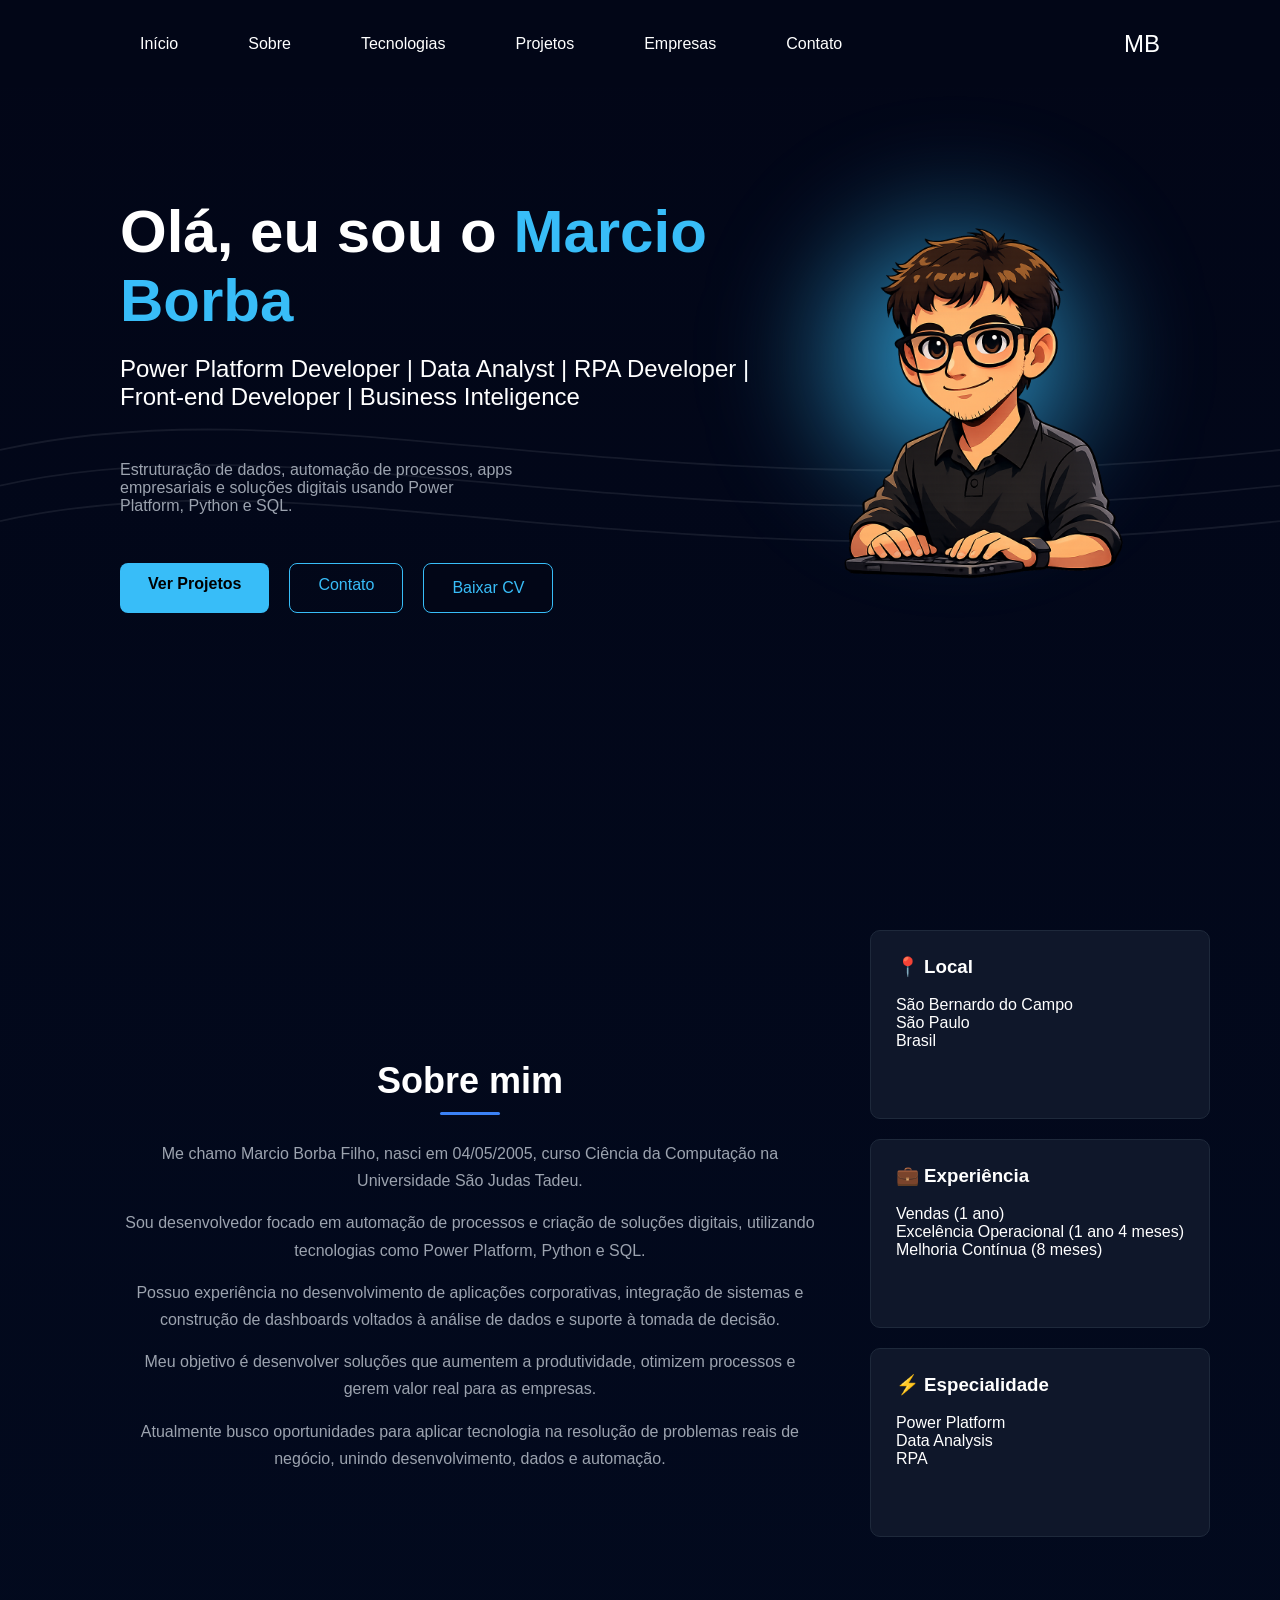
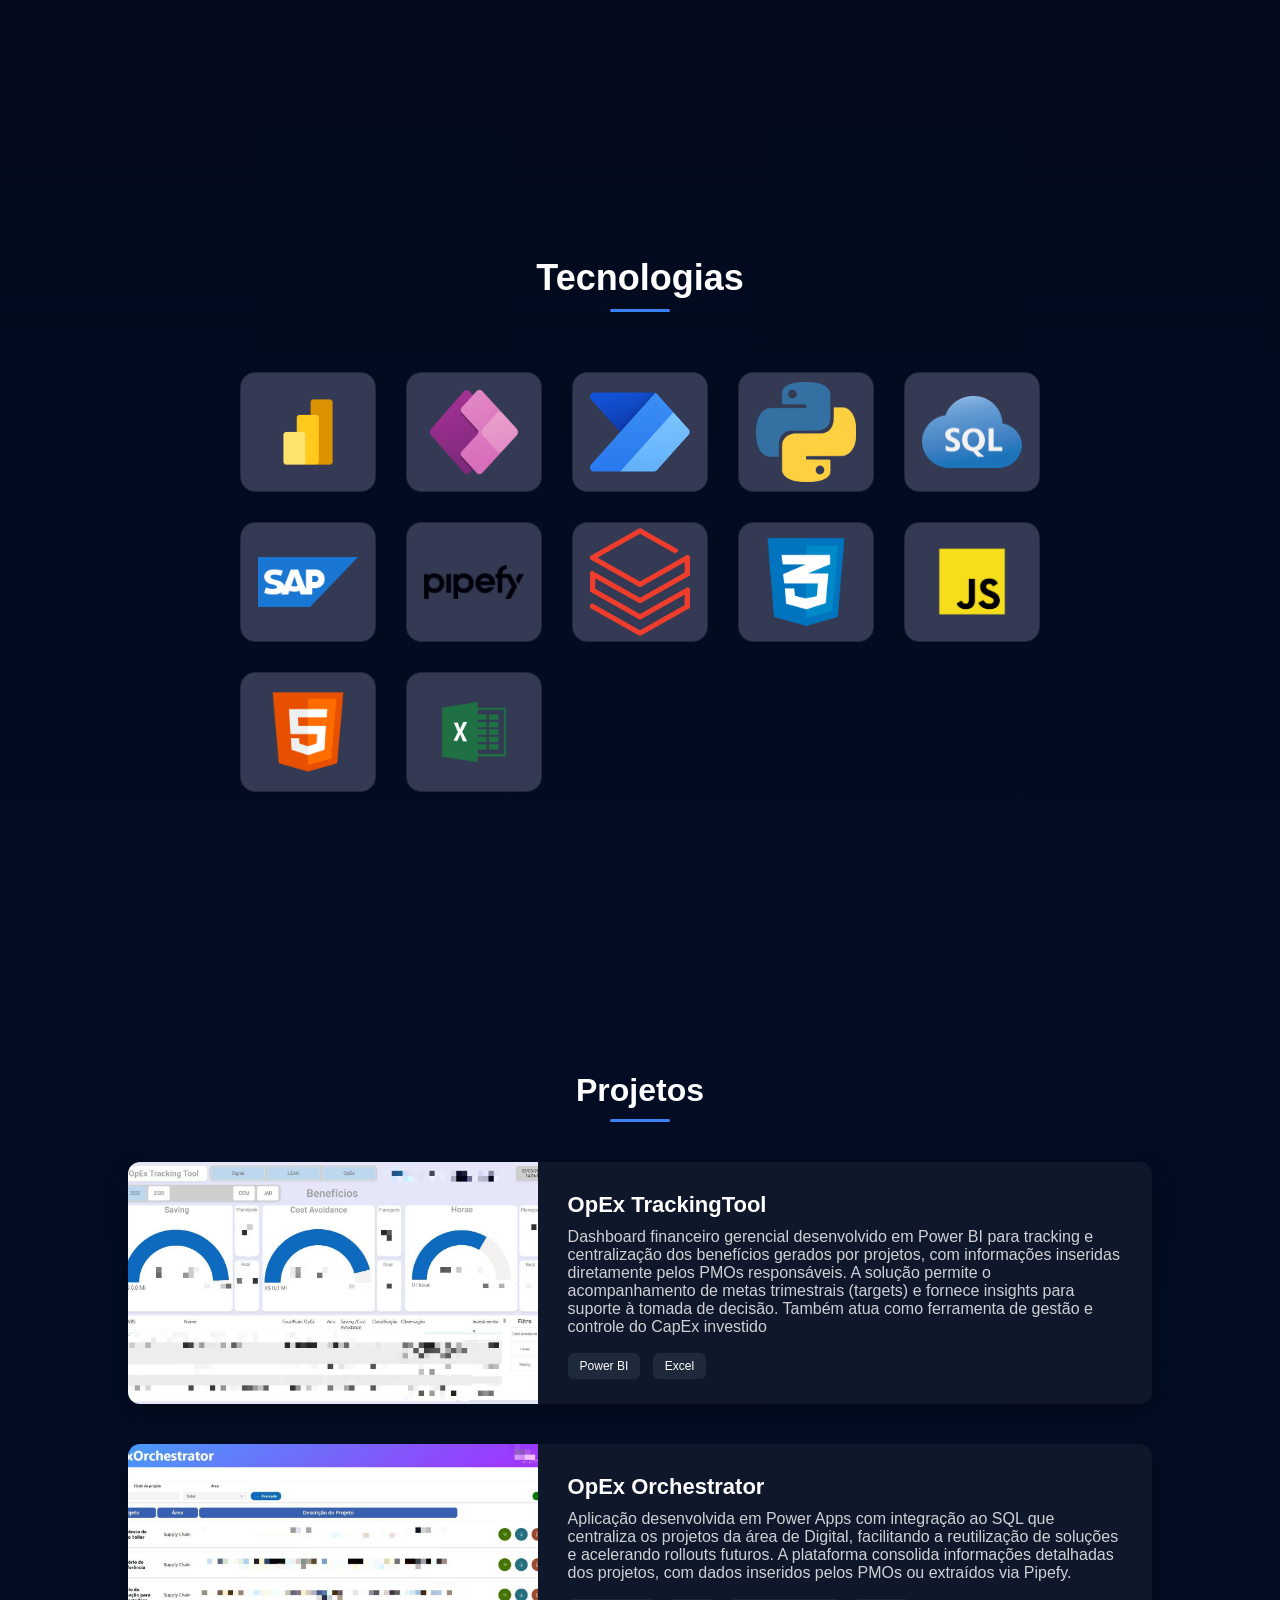
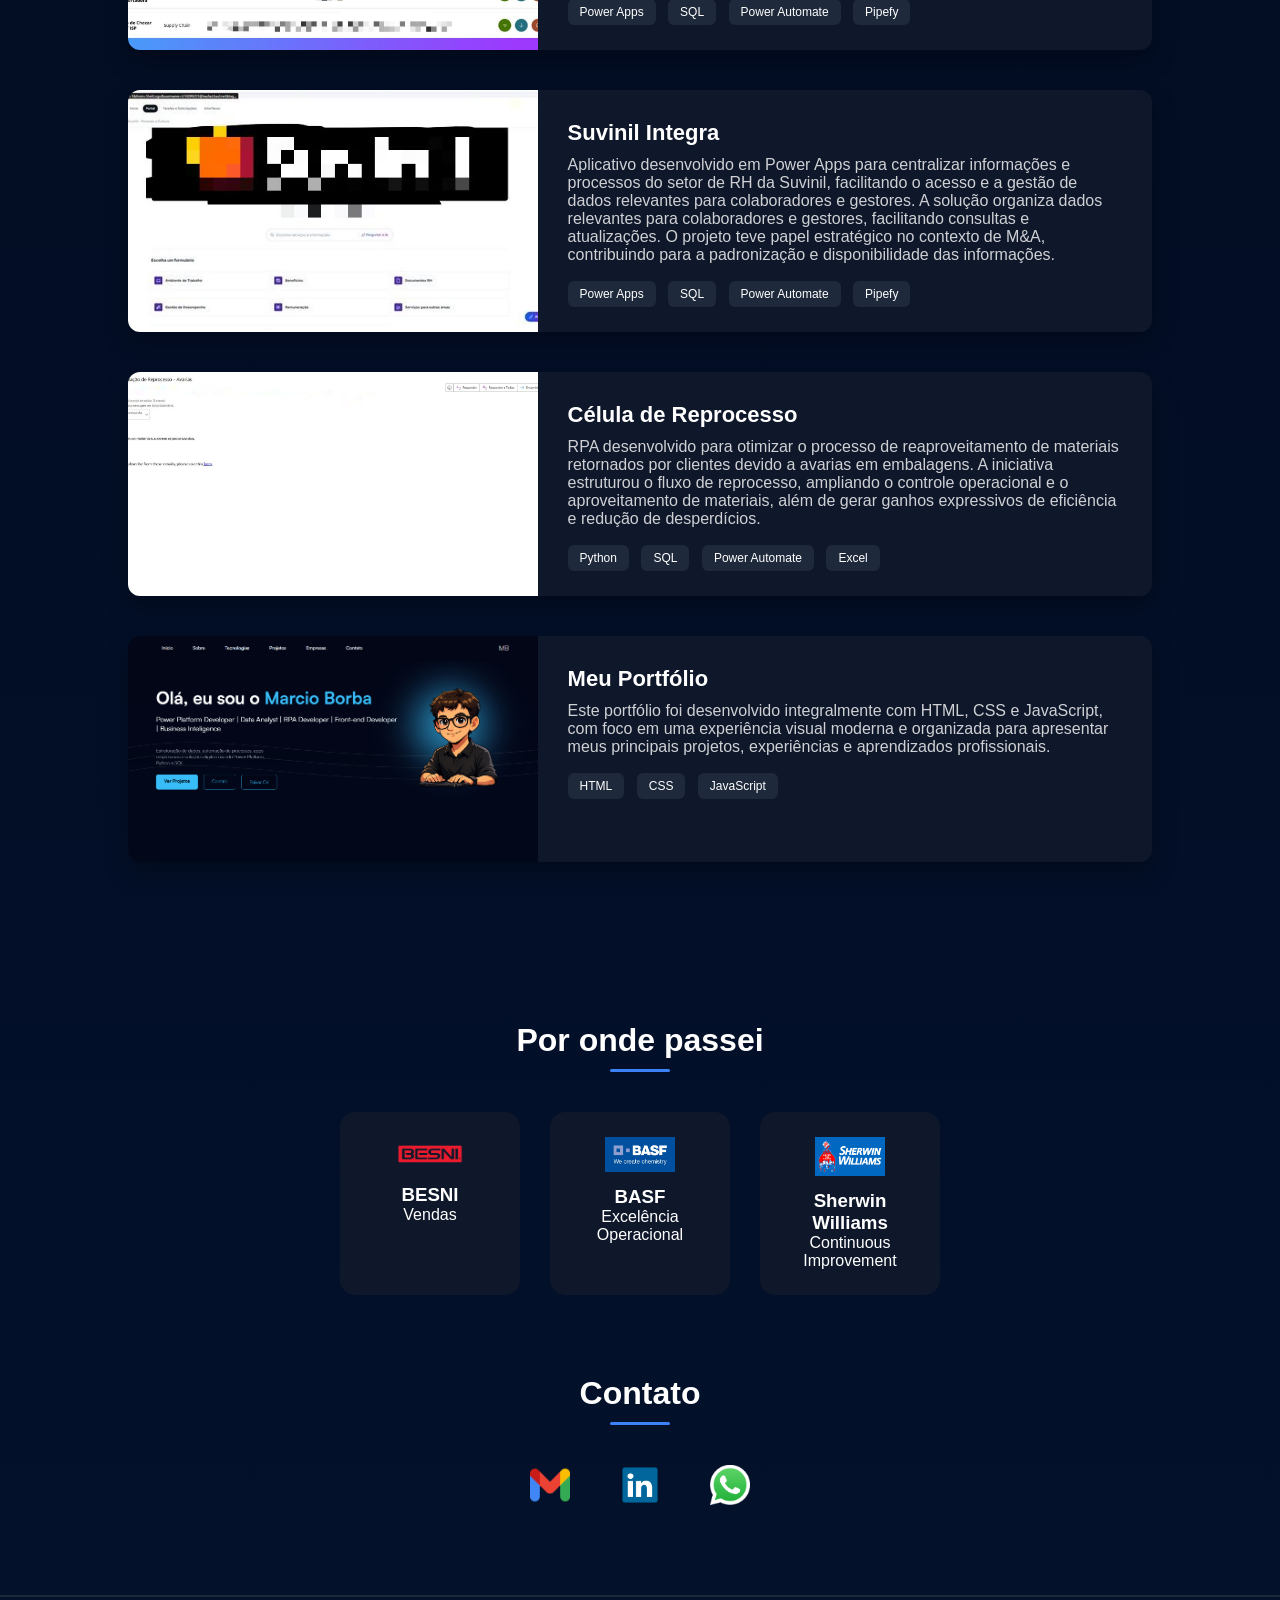
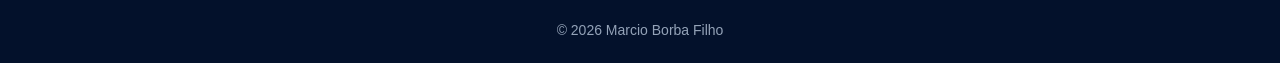
<file: index.html>
<!DOCTYPE html>
<html lang="pt-br">

<head>

<meta charset="UTF-8">
<meta name="viewport" content="width=device-width, initial-scale=1.0">

<title>Marcio Borba</title>

<link href="https://fonts.cdnfonts.com/css/satoshi" rel="stylesheet">

<link rel="stylesheet" href="style.css">

<link href="https://fonts.googleapis.com/css2?family=Inter:wght@300;400;600;700&display=swap" rel="stylesheet">

</head>

<body id="topo">
  
<header>

<nav class="navbar">

<ul>

<li><a href="#topo">Início</a></li>    
<li><a href="#sobre">Sobre</a></li>
<li><a href="#tecnologias">Tecnologias</a></li>
<li><a href="#projetos">Projetos</a></li>
<li><a href="#empresas">Empresas</a></li>
<li><a href="#contato">Contato</a></li>



</ul>
<div class="logo">

<h2 class="logo">MB</h2>

</div>

</nav>

</header>


<section class="hero">

<div class="hero-text" id="topo">

<h1>Olá, eu sou o <span>Marcio Borba</span></h1>

<h2>Power Platform Developer | Data Analyst | RPA Developer | Front-end Developer | Business Inteligence</h2>

<p>
Estruturação de dados, automação de processos, apps empresariais
e soluções digitais usando Power Platform,
Python e SQL.
</p>

<div class="mobile-warning">
Este portfólio foi otimizado para desktop. Para melhor experiência, acesse pelo computador.
</div><br>

<div class="buttons">

<a class="btn-primary" href="#projetos">Ver Projetos</a>
<a class="btn-outline" href="#contato">Contato</a>
<a class="btn-cv" href="assets/Marcio Borba Filho CV.pdf" download="Marcio Borba Filho CV.pdf">
  Baixar CV
</a>
</div>

</div>


<div class="hero-avatar">

<div class="avatar-glow"></div>

<img src="img/Avatar.png" alt="Marcio avatar">

</div>

</section>

<section id="sobre" class="sobre reveal">

<div class="sobre-card">

<h2 class="section-title">Sobre mim</h2>

<p>
Me chamo Marcio Borba Filho, nasci em 04/05/2005, curso Ciência da 
Computação na Universidade São Judas Tadeu.
</p>

<p>
Sou desenvolvedor focado em automação de processos e criação de soluções digitais,
utilizando tecnologias como Power Platform, Python e SQL.
</p>

<p>
Possuo experiência no desenvolvimento de aplicações corporativas,
integração de sistemas e construção de dashboards voltados
à análise de dados e suporte à tomada de decisão.
</p>

<p>
Meu objetivo é desenvolver soluções que aumentem a produtividade,
otimizem processos e gerem valor real para as empresas.
</p>

<p>
Atualmente busco oportunidades para aplicar tecnologia na resolução de problemas
reais de negócio, unindo desenvolvimento, dados e automação.
</p>

</div>

<div class="sobre-info">

<div class="info-card">
<h3>📍 Local</h3>
<br>
<p>São Bernardo do Campo</p>
<p>São Paulo</p>
<p>Brasil</p>
</div>

<div class="info-card">
<h3>💼 Experiência</h3>
<br>
<p>Vendas (1 ano)</p>
<p>Excelência Operacional (1 ano 4 meses)</p>
<p>Melhoria Contínua (8 meses)</p>
</div>

<div class="info-card">
<h3>⚡ Especialidade</h3>
<br>
<p>Power Platform</p>
<p>Data Analysis</p>
<p>RPA</p>
</div>


</div>

</section>

<div class="wave-bg">
  <svg viewBox="0 0 1440 320">
    <path fill="none" stroke="rgba(255,255,255,0.15)" stroke-width="2"
      d="M0,160 C360,80 720,240 1440,160"></path>
    <path fill="none" stroke="rgba(255,255,255,0.1)" stroke-width="2"
      d="M0,200 C360,120 720,280 1440,200"></path>
    <path fill="none" stroke="rgba(255,255,255,0.07)" stroke-width="2"
      d="M0,240 C360,160 720,320 1440,240"></path>
  </svg>
</div>

<section id="tecnologias" class="tecnologias">

<h2 class="section-title">Tecnologias</h2>

<div class="tech-grid">

<div class="tech-card">
<img src="img/powerbi.png">
</div>

<div class="tech-card">
<img src="img/powerapps.png">
</div>

<div class="tech-card">
<img src="img/automate.png">
</div>

<div class="tech-card">
<img src="img/python.png">
</div>

<div class="tech-card">
<img src="img/SQL.png">
</div>

<div class="tech-card">
<img src="img/SAP.png">
</div>

<div class="tech-card">
<img src="img/pipefy.png">
</div>

<div class="tech-card">
<img src="img/databricks.png">
</div>

<div class="tech-card">
<img src="img/css.png">
</div>

<div class="tech-card">
<img src="img/js.png">
</div>

<div class="tech-card">
<img src="img/html.png">
</div>

<div class="tech-card">
<img src="img/excel.png">
</div>

</div>

</section>

<section id="projetos">

<h2 class="section-title">Projetos</h2>

<div class="projetos-container">

<div class="projeto-card">

<div class="projeto-img">
<img src="img/OpExTT2.jpeg" alt="">
</div>

<div class="projeto-info">
<h3>OpEx TrackingTool</h3>

<p>
Dashboard financeiro gerencial desenvolvido em Power BI para tracking e centralização dos benefícios gerados por projetos, 
com informações inseridas diretamente pelos PMOs responsáveis.
A solução permite o acompanhamento de metas trimestrais (targets) e 
fornece insights para suporte à tomada de decisão.
Também atua como ferramenta de gestão e controle do CapEx investido
</p>

<div class="projeto-tech">
<span>Power BI</span>
<span>Excel</span>
</div>

</div>

</div>

<div class="projeto-card">

<div class="projeto-img">
<img src="img/ORCT.jpeg" alt="OpEx Orchestrator">
</div>

<div class="projeto-info">
<h3>OpEx Orchestrator</h3>

<p>
Aplicação desenvolvida em Power Apps com integração ao SQL que centraliza os projetos da área de Digital, 
facilitando a reutilização de soluções e acelerando rollouts futuros.
A plataforma consolida informações detalhadas dos projetos, 
com dados inseridos pelos PMOs ou extraídos via Pipefy.
</p>

<div class="projeto-tech">
<span>Power Apps</span>
<span>SQL</span>
<span>Power Automate</span>
<span>Pipefy</span>
</div>

</div>

</div>


<div class="projeto-card">

<div class="projeto-img">
<img src="img/INTEGRA.jpeg" alt="Suvinil Integra">
</div>

<div class="projeto-info">
<h3>Suvinil Integra</h3>

<p>
Aplicativo desenvolvido em Power Apps para centralizar informações e 
processos do setor de RH da Suvinil, facilitando o acesso e a gestão de dados relevantes 
para colaboradores e gestores. A solução organiza dados relevantes para 
colaboradores e gestores, facilitando consultas e atualizações.
O projeto teve papel estratégico no contexto de M&A, contribuindo para a 
padronização e disponibilidade das informações.
</p>

<div class="projeto-tech">
<span>Power Apps</span>
<span>SQL</span>
<span>Power Automate</span>
<span>Pipefy</span>


</div>

</div>

</div>


<div class="projeto-card">

<div class="projeto-img">
<img src="img/Reprocesso.jpeg" alt="Célua de reprocesso">
</div>

<div class="projeto-info">
<h3>Célula de Reprocesso</h3>

<p>
RPA desenvolvido para otimizar o processo de 
reaproveitamento de materiais retornados por clientes devido a avarias em embalagens.
A iniciativa estruturou o fluxo de reprocesso, ampliando o 
controle operacional e o aproveitamento de materiais, além de gerar ganhos expressivos de eficiência e redução de desperdícios.
</p>

<div class="projeto-tech">
<span>Python</span>
<span>SQL</span>
<span>Power Automate</span>
<span>Excel</span>


</div>

</div>

</div>

<div class="projeto-card">

<div class="projeto-img">
<img src="img/Portfolio.png" alt="Portfolio">
</div>

<div class="projeto-info">
<h3>Meu Portfólio</h3>

<p>
Este portfólio foi desenvolvido integralmente com HTML, CSS e 
JavaScript, com foco em uma experiência visual moderna e organizada 
para apresentar meus principais projetos, experiências e aprendizados profissionais.
</p>

<div class="projeto-tech">
<span>HTML</span>
<span>CSS</span>
<span>JavaScript</span>

</div>

</div>

</div>

</div>

</section>

<section id="empresas">

<h2 class="section-title">Por onde passei</h2>

<div class="empresas-container">

<div class="empresa-card">
<img src="img/BESNI.png" class="empresa-logo">
<h3>BESNI</h3>
<p>Vendas</p>
</div>

<div class="empresa-card">
<img src="img/BASF.jpg" class="empresa-logo">
<h3>BASF</h3>
<p>Excelência Operacional</p>
</div>

<div class="empresa-card">
<img src="img/SHW.jpg" class="empresa-logo">
<h3>Sherwin Williams</h3>
<p>Continuous Improvement</p>
</div>

</div>

</section>

<section id="contato">

<h2 class="section-title">Contato</h2>

<div class="contato-container">

<a href="mailto:marcioborbafilho2005@gmail.com" class="contato-item">
<img src="img/gmail.png">
</a>

<a href="https://www.linkedin.com/in/marcio-borba-filho/" target="_blank" class="contato-item">
<img src="img/linkedin.png">
</a>

<a href="https://wa.me/5511993281391" target="_blank" class="contato-item">
<img src="img/wpp.png">
</a>

</div>

</section>

<script src="script.js"></script>

</body>

<footer>

<p class="copyright">© 2026 Marcio Borba Filho</p>

</footer>


</html>
</file>
<file: style.css>
/* ===================================================== */
/* RESET GLOBAL */
/* ===================================================== */

*{
margin:0;
padding:0;
box-sizing:border-box;
}

.logo{
font-family: 'Satoshi', sans-serif;
font-weight:300;
background:#020617;
}

/* ===================================================== */
/* BODY */
/* ===================================================== */

body{
font-family: 'Satoshi', sans-serif;
font-weight:300;
background:linear-gradient(to bottom, #020617, #03112b);
color:#ffffff;
}


/* ===================================================== */
/* HEADER / NAVBAR */
/* ===================================================== */

header{
position:fixed;
top:0;
left:0;
width:100%;
background:#020617;
padding: 0px 0px;
z-index:50;
}

.navbar{
display:flex;
justify-content:space-between;
align-items:center;
padding:30px 120px;
}

.navbar ul{
display:flex;
list-style:none;
gap:30px;
}

.navbar a{
text-decoration:none;
color:white;
font-weight:500;
transition:0.3s;
margin:0 20px;
}

nav a:hover{
color:#3b82f6;
}


/* ===================================================== */
/* HERO SECTION */
/* ===================================================== */

.hero{
height:90vh;
display:flex;
align-items:center;
justify-content:space-between;
padding:0 120px;
}

.hero-text h1{
font-size:60px;
margin-bottom:20px;
}

.hero-text span{
color:#38bdf8;
}

.hero-text h2{
font-weight:400;
margin-bottom:50px;
}

.hero-text p{
max-width:400px;
margin-bottom:30px;
color:#9ca3af;
}


/* ===================================================== */
/* BOTÕES */
/* ===================================================== */

.buttons{
display:flex;
gap:20px;
}

.btn-primary{
background:#38bdf8;
color:black;
padding:12px 28px;
border-radius:8px;
text-decoration:none;
font-weight:600;
cursor: pointer;
}

.btn-outline{
border:1px solid #38bdf8;
color:#38bdf8;
padding:12px 28px;
border-radius:8px;
text-decoration:none;
cursor: pointer;
}

.btn-cv{
border:1px solid #38bdf8;
color:#38bdf8;
background-color: #020617;
padding: 15px 28px;
border-radius:8px;
text-decoration:none;
cursor: pointer;
}

/* ===================================================== */
/* AVATAR */
/* ===================================================== */

.hero-avatar img{
position:relative;
display:flex;
align-items:center;
justify-content:center;
width:420px;
}

.avatar-glow{
position:absolute;
width:350px;
height:470px;
background: radial-gradient(circle, #38bdf8 0%, transparent 60%);
filter: blur(50px);
z-index:-1;
animation: glowPulse 4s infinite ease-in-out;
}

@keyframes glowPulse{
0%{transform:scale(1);}
50%{transform:scale(1.1);}
100%{transform:scale(1);}
}

.hero-avatar img{
width:380px;
position:relative;
z-index:2;
}


/* ===================================================== */
/* ANIMAÇÃO DE REVELAR AO SCROLL */
/* ===================================================== */

.reveal{
opacity:0;
transform:translateY(40px);
transition: all 0.8s ease;
}

.reveal.active{
opacity:1;
transform:translateY(0);
}

/* ===================================================== */
/* BG */
/* ===================================================== */


.wave-bg {
  position: fixed;
  top: 0;
  left: 0;
  width: 100%;
  height: 100%;
  z-index: -1; /* fica atrás */
  pointer-events: none;
}

.wave-bg svg {
  width: 100%;
  height: 100%;
}

.wave-bg path {
  fill: none;
  stroke: rgba(255,255,255,0.08);
  stroke-width: 2;
}

@keyframes waveMove {
  0% {
    transform: translateX(0);
  }
  100% {
    transform: translateX(-200px);
  }
}


/* ===================================================== */
/* TÍTULOS DAS SEÇÕES */
/* ===================================================== */

.section-title{
font-size:32px;
font-weight:600;
text-align:center;
margin-top:80px;
margin-bottom:40px;
color:white;
position:relative;
}

.section-title::after{
content:"";
display:block;
width:60px;
height:3px;
background:#3b82f6;
margin:10px auto 0 auto;
border-radius:5px;
}


/* ===================================================== */
/* SOBRE */
/* ===================================================== */

.sobre{
padding:120px;
}

.sobre-container{
display:flex;
justify-content:space-between;
gap:80px;
}

.sobre-texto{
max-width:500px;
}

.sobre-texto h2{
font-size:40px;
margin-bottom:25px;
}

.sobre-texto p{
margin-bottom:20px;
color:#9ca3af;
line-height:1.6;
}

.sobre-info{
display:grid;
grid-template-columns:1fr;
gap:20px;
}

.info-card{
background:#0f172a;
padding:25px;
border-radius:10px;
border:1px solid #1e293b;
transition:0.3s;
}

.info-card:hover{
transform:translateY(-5px);
border-color:#38bdf8;
}

html{
scroll-behavior:smooth;
}

.sobre{
display:flex;
justify-content:center;
padding:120px 20px;
}

.sobre-card{
max-width:800px;
padding:50px;
text-align:center;
}

.sobre-card h2{
font-size:36px;
margin-bottom:25px;
}

.sobre-card p{
color:#9ca3af;
line-height:1.7;
margin-bottom:15px;
}

.sobre img{
width: 100px;
height: 100px;
border-radius: 50%;
object-fit: cover;
border: 1px solid #1e293b;
box-shadow: 0 10px 25px rgba(0,0,0,0.2);
background: #0f172a;

}

/* ===================================================== */
/* TECNOLOGIAS */
/* ===================================================== */

.tecnologias{
padding:120px 20px;
text-align:center;
}

.tecnologias h2{
font-size:36px;
margin-bottom:60px;
}

.tech-grid{
display:grid;
grid-template-columns:repeat(auto-fit, minmax(120px,1fr));
gap:30px;
max-width:800px;
margin:auto;
}

.tech-card{
background:#343a53;
height:120px;
display:flex;
align-items:center;
justify-content:center;
border-radius:15px;
border:1px solid #1e293b;
transition:0.3s;
}

.tech-card img{
width:100px;
height:auto;
}

.tech-card:hover{
transform:translateY(-8px);
border-color:#38bdf8;
box-shadow:0 10px 25px rgba(56,189,248,0.2);
}


/* ===================================================== */
/* ICONES DE TECNOLOGIAS EM PROJETOS */
/* ===================================================== */

.tech-icons{
display:flex;
justify-content:center;
align-items:center;
gap:20px;
margin-top:15px;
}

.tech-icons img{
height:35px;
width:auto;
transition:0.3s;
}

.tech-icons img:hover{
transform:scale(1.2);
}


/* ===================================================== */
/* PROJETOS */
/* ===================================================== */

#projetos{
padding:80px 10%;
}

.projetos-container{
display:flex;
flex-direction:column;
gap:40px;
}

.projeto-card{
display:flex;
background:#0f172a;
border-radius:12px;
overflow:hidden;
box-shadow:0 10px 25px rgba(0,0,0,0.3);
transition:0.3s;
}

.projeto-card:hover{
transform:translateY(-5px);
}

.projeto-img{
width:40%;
}

.projeto-img img{
width:100%;
height:100%;
object-fit:cover
}

.projeto-info{
padding:30px;
width:60%;
}

.projeto-info h3{
font-size:22px;
margin-bottom:10px;
}

.projeto-info p{
opacity:0.8;
margin-bottom:20px;
}

.projeto-tech span{
background:#1e293b;
padding:6px 12px;
border-radius:6px;
font-size:12px;
margin-right:8px;
}


/* ===================================================== */
/* MODAL */
/* ===================================================== */

.modal{

position:fixed;
top:0;
left:0;

width:100%;
height:100%;

background:rgba(0,0,0,0.8);

display:flex;
justify-content:center;
align-items:center;

opacity:0;
visibility:hidden;

transition:opacity 0.3s ease;

}

.modal.show{

opacity:1;
visibility:visible;

}

.modal-content{

background:#0f172a;
padding:30px;

border-radius:20px;

width:90%;
max-width:900px;

text-align:center;

transform:scale(0.8);
transition:transform 0.3s ease;

}

.modal.show .modal-content{

transform:scale(1);

}

.modal.show .modal-content{

transform:scale(1);

}

.modal.show .modal-content{
transform:scale(1);
}

.project-img{
width:100%;
height:auto;
border-radius:12px;
margin:20px auto;
display:block;
}

.fechar{
float:right;
cursor:pointer;
font-size:25px;
}


/* ===================================================== */
/* EMPRESAS */
/* ===================================================== */

.empresas-container{
display:flex;
justify-content:center;
flex-wrap:wrap;
gap:30px;
margin-top:40px;
}

.empresa-card{
background:#0f172a;
padding:25px;
border-radius:15px;
width:180px;
text-align:center;
transition:0.3s;
}

.empresa-logo{
width:70px;
height:auto;
margin-bottom:10px;
}

.empresa-card:hover{
transform:translateY(-8px);
box-shadow:0 10px 25px rgba(0,0,0,0.4);
}


/* ===================================================== */
/* CONTATO */
/* ===================================================== */

.contato-container{
display:flex;
justify-content:center;
gap:50px;
margin-top:40px;
flex-wrap:wrap;
}

.contato-item{
display:flex;
flex-direction:column;
align-items:center;
text-decoration:none;
color:white;
transition:0.3s;
}

.contato-item img{
width:40px;
height:auto;
margin-bottom:10px;
}

.contato-item:hover{
transform:translateY(-5px);
color:#3b82f6;
}


/* ===================================================== */
/* FOOTER */
/* ===================================================== */

footer{
margin-top:80px;
padding:25px;
text-align:center;
background:#03112b;
color:#94a3b8;
font-size:14px;
border-top:2px solid #1e293b;

}

.mobile-warning{
  display:none;
  position:fixed;
  top:0;
  left:0;
  width:100%;
  background:#111;
  color:white;
  text-align:center;
  padding:10px;
  font-size:14px;
  z-index:999;
}

@media (max-width: 768px){
  .mobile-warning{
    display:block;
  }
}
</file>
